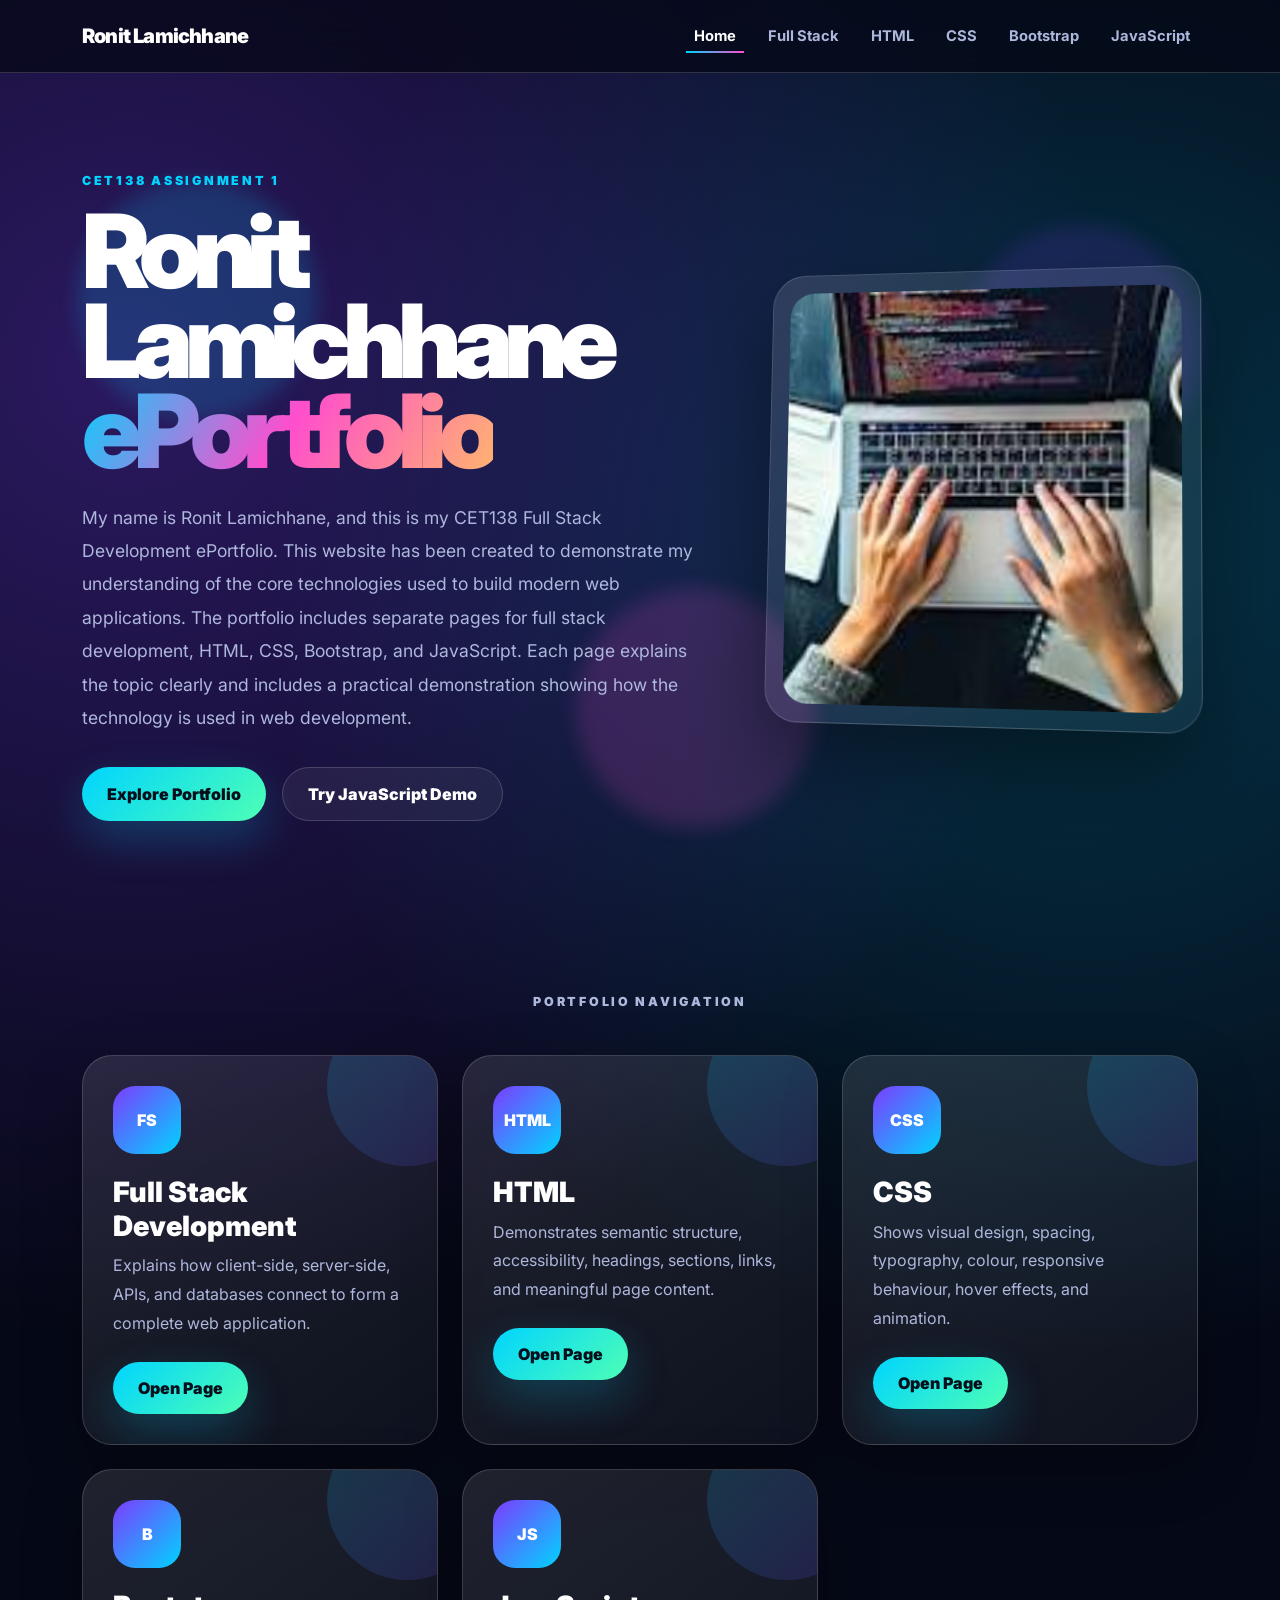
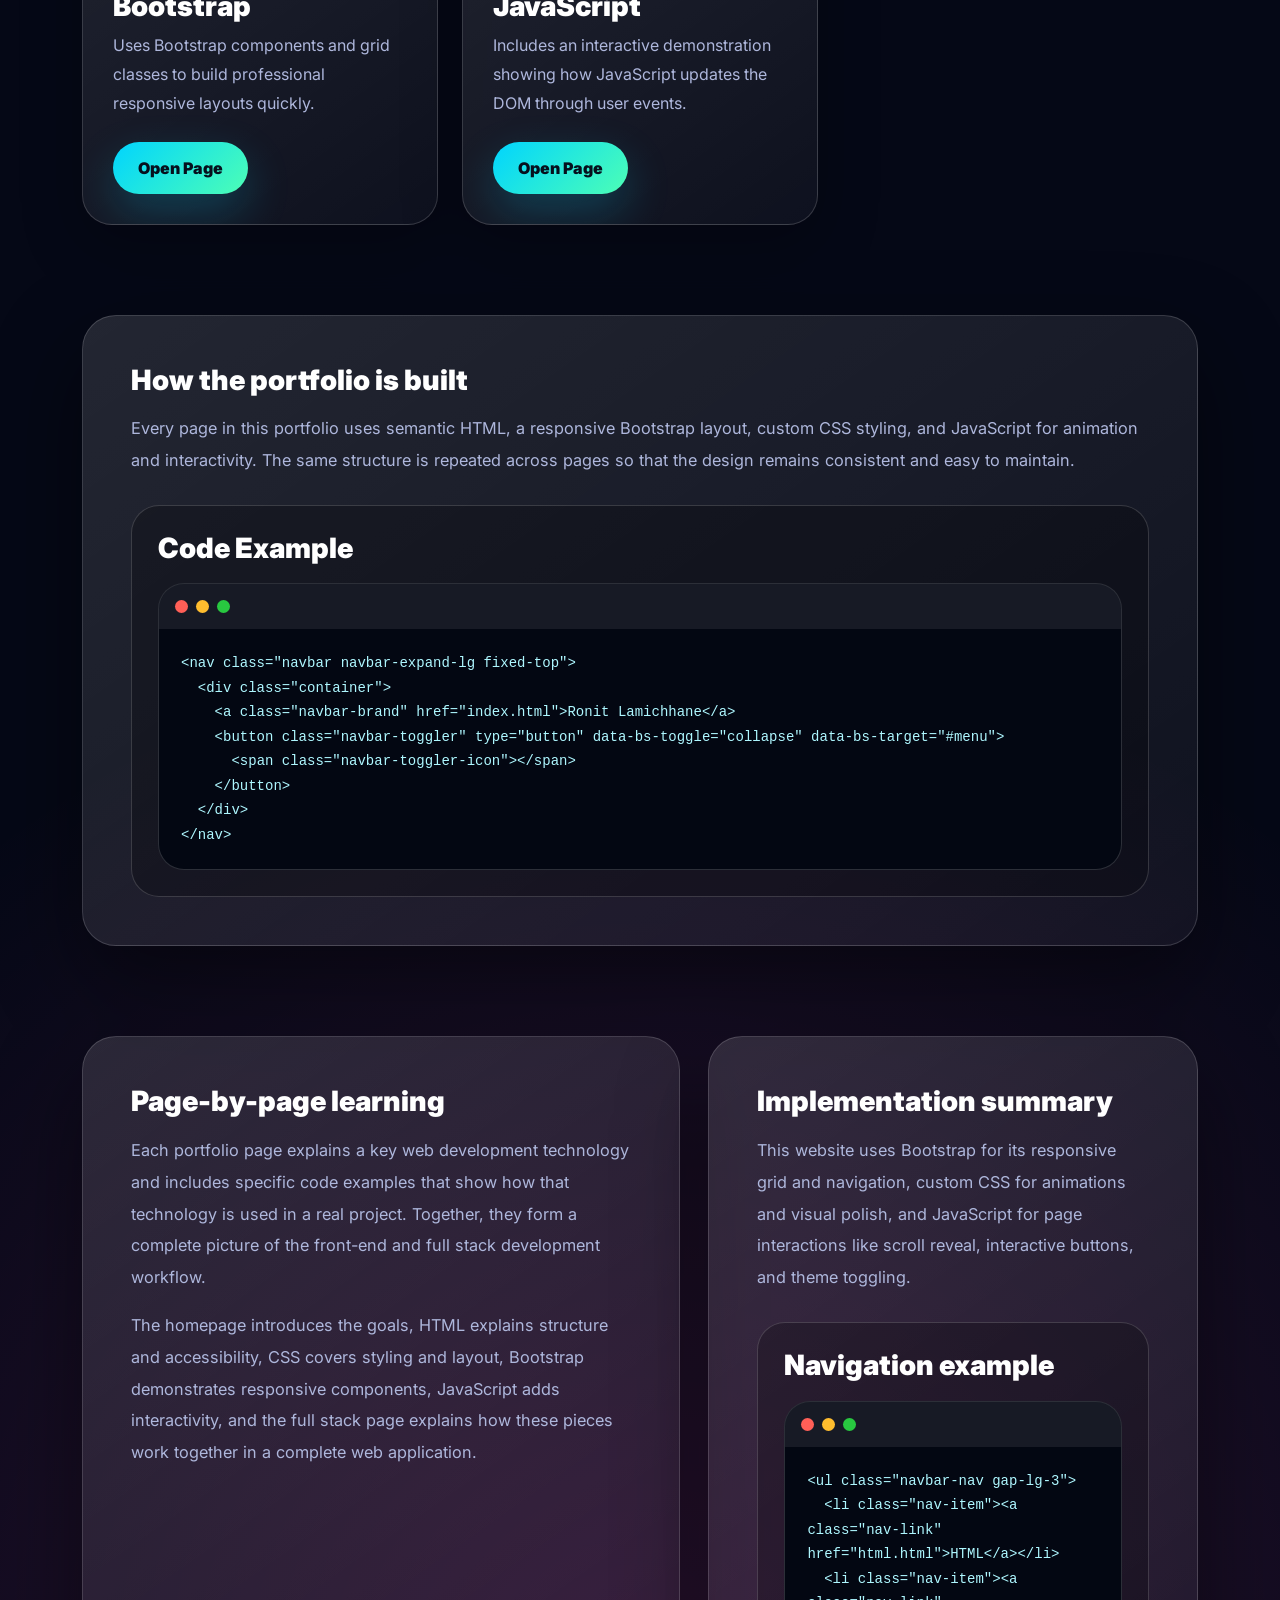
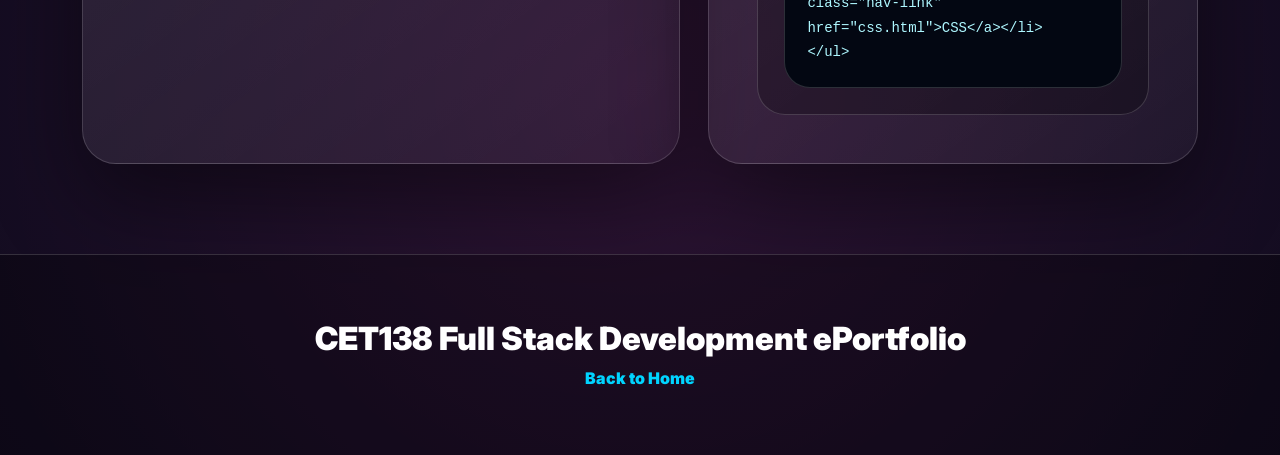
<file: full stack/index.html>
<!DOCTYPE html>
<html lang="en">
<head>
  <meta charset="UTF-8" />
  <meta name="viewport" content="width=device-width, initial-scale=1.0" />
  <title>CET138 Professional ePortfolio</title>
  <link href="https://cdn.jsdelivr.net/npm/bootstrap@5.3.3/dist/css/bootstrap.min.css" rel="stylesheet">
  <link rel="stylesheet" href="style.css" />
</head>
<body>
  <div class="bg-orbs">
    <div class="orb one"></div>
    <div class="orb two"></div>
    <div class="orb three"></div>
  </div>

  <nav class="navbar navbar-expand-lg fixed-top">
    <div class="container">
      <a class="navbar-brand" href="index.html">Ronit Lamichhane</a>
      <button class="navbar-toggler bg-light" type="button" data-bs-toggle="collapse" data-bs-target="#menu">
        <span class="navbar-toggler-icon"></span>
      </button>

      <div id="menu" class="collapse navbar-collapse justify-content-end">
        <ul class="navbar-nav gap-lg-3">
          <li class="nav-item"><a class="nav-link active" href="index.html">Home</a></li>
          <li class="nav-item"><a class="nav-link" href="fullstack.html">Full Stack</a></li>
          <li class="nav-item"><a class="nav-link" href="html.html">HTML</a></li>
          <li class="nav-item"><a class="nav-link" href="css.html">CSS</a></li>
          <li class="nav-item"><a class="nav-link" href="bootstrap.html">Bootstrap</a></li>
          <li class="nav-item"><a class="nav-link" href="javascript.html">JavaScript</a></li>
        </ul>
      </div>
    </div>
  </nav>

  <div class="page">
    <header class="hero">
      <div class="container">
        <div class="row align-items-center g-5">
          <div class="col-lg-7 reveal">
            <p class="kicker">CET138 Assignment 1</p>
            <h1 class="display-title">Ronit Lamichhane <span class="gradient-text">ePortfolio</span></h1>
            <p class="lead-text">
              My name is Ronit Lamichhane, and this is my CET138 Full Stack Development ePortfolio. This website has been
              created to demonstrate my understanding of the core technologies used to build modern web applications.
              The portfolio includes separate pages for full stack development, HTML, CSS, Bootstrap, and JavaScript.
              Each page explains the topic clearly and includes a practical demonstration showing how the technology is
              used in web development.
            </p>

            <div class="hero-actions">
              <a class="btn-glow" href="fullstack.html">Explore Portfolio</a>
              <a class="btn-ghost" href="javascript.html">Try JavaScript Demo</a>
            </div>
          </div>

          <div class="col-lg-5 reveal delay-1">
            <div class="glass-panel home-visual tilt">
              <img src="index/index.jpg" alt="Developer workspace with laptop showing code">
            </div>
          </div>
        </div>
      </div>
    </header>

    <section class="section">
      <div class="container">
        <div class="section-head reveal">
          <p class="kicker">Portfolio Navigation</p>
        </div>

        <div class="row g-4">
          <div class="col-md-6 col-lg-4 reveal">
            <div class="topic-card tilt">
              <div class="topic-icon">FS</div>
              <h3>Full Stack Development</h3>
              <p>Explains how client-side, server-side, APIs, and databases connect to form a complete web application.</p>
              <a class="btn-glow mt-2" href="fullstack.html">Open Page</a>
            </div>
          </div>

          <div class="col-md-6 col-lg-4 reveal delay-1">
            <div class="topic-card tilt">
              <div class="topic-icon">HTML</div>
              <h3>HTML</h3>
              <p>Demonstrates semantic structure, accessibility, headings, sections, links, and meaningful page content.</p>
              <a class="btn-glow mt-2" href="html.html">Open Page</a>
            </div>
          </div>

          <div class="col-md-6 col-lg-4 reveal delay-2">
            <div class="topic-card tilt">
              <div class="topic-icon">CSS</div>
              <h3>CSS</h3>
              <p>Shows visual design, spacing, typography, colour, responsive behaviour, hover effects, and animation.</p>
              <a class="btn-glow mt-2" href="css.html">Open Page</a>
            </div>
          </div>

          <div class="col-md-6 col-lg-4 reveal">
            <div class="topic-card tilt">
              <div class="topic-icon">B</div>
              <h3>Bootstrap</h3>
              <p>Uses Bootstrap components and grid classes to build professional responsive layouts quickly.</p>
              <a class="btn-glow mt-2" href="bootstrap.html">Open Page</a>
            </div>
          </div>

          <div class="col-md-6 col-lg-4 reveal delay-1">
            <div class="topic-card tilt">
              <div class="topic-icon">JS</div>
              <h3>JavaScript</h3>
              <p>Includes an interactive demonstration showing how JavaScript updates the DOM through user events.</p>
              <a class="btn-glow mt-2" href="javascript.html">Open Page</a>
            </div>
          </div>
        </div>
      </div>
    </section>

    <section class="section pt-0">
      <div class="container">
        <div class="content-card reveal">
          <h3>How the portfolio is built</h3>
          <p>
            Every page in this portfolio uses semantic HTML, a responsive Bootstrap layout, custom CSS styling, and
            JavaScript for animation and interactivity. The same structure is repeated across pages so that the design
            remains consistent and easy to maintain.
          </p>

          <div class="demo-panel">
            <h3>Code Example</h3>
            <div class="browser-mock">
              <div class="browser-top"><span></span><span></span><span></span></div>
              <pre class="code"><code>&lt;nav class="navbar navbar-expand-lg fixed-top"&gt;
  &lt;div class="container"&gt;
    &lt;a class="navbar-brand" href="index.html"&gt;Ronit Lamichhane&lt;/a&gt;
    &lt;button class="navbar-toggler" type="button" data-bs-toggle="collapse" data-bs-target="#menu"&gt;
      &lt;span class="navbar-toggler-icon"&gt;&lt;/span&gt;
    &lt;/button&gt;
  &lt;/div&gt;
&lt;/nav&gt;</code></pre>
            </div>
          </div>
        </div>
      </div>
    </section>

    <section class="section pt-0">
      <div class="container">
        <div class="content-grid">
          <div class="content-card reveal">
            <h3>Page-by-page learning</h3>
            <p>
              Each portfolio page explains a key web development technology and includes specific code examples that
              show how that technology is used in a real project. Together, they form a complete picture of the front-end
              and full stack development workflow.
            </p>
            <p>
              The homepage introduces the goals, HTML explains structure and accessibility, CSS covers styling and layout,
              Bootstrap demonstrates responsive components, JavaScript adds interactivity, and the full stack page explains
              how these pieces work together in a complete web application.
            </p>
          </div>

          <div class="content-card reveal delay-1">
            <h3>Implementation summary</h3>
            <p>
              This website uses Bootstrap for its responsive grid and navigation, custom CSS for animations and visual
              polish, and JavaScript for page interactions like scroll reveal, interactive buttons, and theme toggling.
            </p>
            <div class="demo-panel">
              <h3>Navigation example</h3>
              <div class="browser-mock">
                <div class="browser-top"><span></span><span></span><span></span></div>
                <pre class="code"><code>&lt;ul class="navbar-nav gap-lg-3"&gt;
  &lt;li class="nav-item"&gt;&lt;a class="nav-link" href="html.html"&gt;HTML&lt;/a&gt;&lt;/li&gt;
  &lt;li class="nav-item"&gt;&lt;a class="nav-link" href="css.html"&gt;CSS&lt;/a&gt;&lt;/li&gt;
&lt;/ul&gt;</code></pre>
              </div>
            </div>
          </div>
        </div>
      </div>
    </section>
  </div>

  <footer class="footer">
    <div class="container">
      <h2>CET138 Full Stack Development ePortfolio</h2>
      <a href="index.html">Back to Home</a>
    </div>
  </footer>

  <script src="https://cdn.jsdelivr.net/npm/bootstrap@5.3.3/dist/js/bootstrap.bundle.min.js"></script>
  <script src="script.js"></script>
</body>
</html>
</file>
<file: full stack/style.css>
@import url("https://fonts.googleapis.com/css2?family=Inter:wght@300;400;500;600;700;800;900&family=Playfair+Display:wght@700;800&display=swap");

:root {
  --dark: #050816;
  --navy: #0b1026;
  --card: rgba(255, 255, 255, 0.08);
  --card-strong: rgba(255, 255, 255, 0.13);
  --white: #ffffff;
  --text: #e9ecff;
  --muted: #aeb7dc;
  --blue: #00d4ff;
  --purple: #7c3cff;
  --pink: #ff4ecd;
  --orange: #ffb86b;
  --green: #4dffb5;
  --border: rgba(255,255,255,0.16);
  --shadow: 0 35px 90px rgba(0, 0, 0, 0.45);
}

* {
  margin: 0;
  padding: 0;
  box-sizing: border-box;
}

html {
  scroll-behavior: smooth;
}

body {
  min-height: 100vh;
  font-family: "Inter", sans-serif;
  background:
    radial-gradient(circle at 10% 10%, rgba(124, 60, 255, 0.32), transparent 28%),
    radial-gradient(circle at 85% 15%, rgba(0, 212, 255, 0.22), transparent 25%),
    radial-gradient(circle at 50% 90%, rgba(255, 78, 205, 0.16), transparent 32%),
    var(--dark);
  color: var(--text);
  overflow-x: hidden;
}

img {
  max-width: 100%;
  display: block;
}

a {
  text-decoration: none;
}

.bg-orbs {
  position: fixed;
  inset: 0;
  pointer-events: none;
  overflow: hidden;
  z-index: -1;
}

.orb {
  position: absolute;
  width: 240px;
  height: 240px;
  border-radius: 50%;
  filter: blur(10px);
  opacity: .16;
  animation: orbit 18s linear infinite;
}

.orb.one {
  background: var(--blue);
  left: 6%;
  top: 20%;
}

.orb.two {
  background: var(--purple);
  right: 6%;
  top: 25%;
  animation-delay: 4s;
}

.orb.three {
  background: var(--pink);
  left: 45%;
  bottom: 8%;
  animation-delay: 8s;
}

@keyframes orbit {
  0% {
    transform: translate(0,0) scale(1);
  }

  25% {
    transform: translate(70px,-50px) scale(1.15);
  }

  50% {
    transform: translate(20px,70px) scale(.9);
  }

  75% {
    transform: translate(-60px,30px) scale(1.05);
  }

  100% {
    transform: translate(0,0) scale(1);
  }
}

.navbar {
  background: rgba(5, 8, 22, .72);
  backdrop-filter: blur(22px);
  border-bottom: 1px solid var(--border);
  padding: 16px 0;
}

.navbar-brand {
  font-weight: 900;
  letter-spacing: -0.04em;
  color: var(--white) !important;
}

.brand-dot {
  color: var(--blue);
}

.nav-link {
  color: var(--muted) !important;
  font-weight: 700;
  font-size: .92rem;
  position: relative;
}

.nav-link:hover,
.nav-link.active {
  color: var(--white) !important;
}

.nav-link::after {
  content: "";
  position: absolute;
  height: 2px;
  width: 0%;
  left: 0;
  bottom: 2px;
  background: linear-gradient(90deg, var(--blue), var(--pink));
  transition: .35s ease;
}

.nav-link:hover::after,
.nav-link.active::after {
  width: 100%;
}

.page {
  padding-top: 92px;
}

.hero {
  min-height: calc(100vh - 92px);
  display: grid;
  align-items: center;
  padding: 70px 0;
}

.kicker {
  color: var(--blue);
  font-weight: 900;
  text-transform: uppercase;
  letter-spacing: .22em;
  font-size: .78rem;
  margin-bottom: 16px;
}

.display-title {
  font-size: clamp(3.2rem, 8vw, 7.2rem);
  line-height: .88;
  letter-spacing: -.08em;
  font-weight: 900;
  color: var(--white);
}

.art-title {
  font-family: "Playfair Display", serif;
  font-size: clamp(3rem, 7vw, 6.7rem);
  line-height: .93;
  color: var(--white);
}

.gradient-text {
  background: linear-gradient(120deg, var(--blue), var(--pink), var(--orange));
  -webkit-background-clip: text;
  -webkit-text-fill-color: transparent;
}

.lead-text {
  color: var(--muted);
  font-size: 1.1rem;
  line-height: 1.9;
  max-width: 740px;
  margin-top: 24px;
}

.hero-actions {
  display: flex;
  gap: 16px;
  flex-wrap: wrap;
  margin-top: 32px;
}

.btn-glow,
.btn-ghost {
  display: inline-flex;
  align-items: center;
  gap: 10px;
  border-radius: 999px;
  padding: 14px 25px;
  font-weight: 900;
  transition: .35s ease;
}

.btn-glow {
  color: #06101d;
  background: linear-gradient(135deg, var(--blue), var(--green));
  box-shadow: 0 18px 45px rgba(0, 212, 255, .22);
}

.btn-glow:hover {
  transform: translateY(-5px);
  color: #06101d;
  box-shadow: 0 26px 60px rgba(0, 212, 255, .34);
}

.btn-ghost {
  color: var(--white);
  border: 1px solid var(--border);
  background: rgba(255,255,255,.06);
}

.btn-ghost:hover {
  color: var(--white);
  transform: translateY(-5px);
  border-color: var(--blue);
}

.glass-panel {
  background: linear-gradient(145deg, rgba(255,255,255,.12), rgba(255,255,255,.045));
  border: 1px solid var(--border);
  box-shadow: var(--shadow);
  border-radius: 34px;
  overflow: hidden;
}

.home-visual {
  padding: 18px;
  transform: perspective(1100px) rotateY(-8deg) rotateX(4deg);
  animation: floatCard 5s ease-in-out infinite;
}

@keyframes floatCard {
  0%,100% {
    transform: perspective(1100px) rotateY(-8deg) rotateX(4deg) translateY(0);
  }

  50% {
    transform: perspective(1100px) rotateY(-3deg) rotateX(2deg) translateY(-18px);
  }
}

.home-visual img {
  height: 420px;
  width: 100%;
  object-fit: cover;
  border-radius: 25px;
}

.stats-strip {
  display: grid;
  grid-template-columns: repeat(3, 1fr);
  gap: 0;
  border-top: 1px solid var(--border);
}

.stat {
  padding: 22px;
  border-right: 1px solid var(--border);
}

.stat:last-child {
  border-right: none;
}

.stat strong {
  display: block;
  font-size: 1.8rem;
  color: var(--white);
}

.stat span {
  color: var(--muted);
  font-size: .9rem;
}

.section {
  padding: 90px 0;
}

.section-head {
  text-align: center;
  max-width: 850px;
  margin: 0 auto 42px;
}

.section-head h1,
.section-head h2 {
  color: var(--white);
  font-weight: 900;
  letter-spacing: -.06em;
  font-size: clamp(2.4rem, 5vw, 4.6rem);
}

.section-head p {
  color: var(--muted);
  line-height: 1.85;
}

.topic-card {
  height: 100%;
  padding: 30px;
  border-radius: 30px;
  background: linear-gradient(145deg, rgba(255,255,255,.11), rgba(255,255,255,.04));
  border: 1px solid var(--border);
  box-shadow: 0 20px 60px rgba(0,0,0,.25);
  transition: .35s ease;
  position: relative;
  overflow: hidden;
}

.topic-card::before {
  content: "";
  position: absolute;
  width: 160px;
  height: 160px;
  right: -50px;
  top: -50px;
  border-radius: 50%;
  background: linear-gradient(135deg, var(--blue), var(--purple));
  opacity: .16;
  transition: .35s ease;
}

.topic-card:hover {
  transform: translateY(-12px);
  border-color: rgba(0, 212, 255, .48);
}

.topic-card:hover::before {
  transform: scale(1.5);
  opacity: .25;
}

.topic-icon {
  width: 68px;
  height: 68px;
  border-radius: 22px;
  display: grid;
  place-items: center;
  font-weight: 900;
  color: var(--white);
  background: linear-gradient(135deg, var(--purple), var(--blue));
  margin-bottom: 22px;
  position: relative;
  z-index: 1;
}

.topic-card h3,
.topic-card p,
.topic-card a {
  position: relative;
  z-index: 1;
}

.topic-card h3 {
  color: var(--white);
  font-weight: 900;
}

.topic-card p {
  color: var(--muted);
  line-height: 1.8;
}

.photo-banner {
  min-height: 390px;
  border-radius: 38px;
  overflow: hidden;
  position: relative;
  box-shadow: var(--shadow);
  border: 1px solid var(--border);
}

.photo-banner img {
  width: 100%;
  height: 100%;
  min-height: 390px;
  object-fit: cover;
  filter: saturate(1.15) contrast(1.05);
  transition: 1s ease;
}

.photo-banner:hover img {
  transform: scale(1.08);
}

.photo-banner::after {
  content: "";
  position: absolute;
  inset: 0;
  background: linear-gradient(90deg, rgba(5,8,22,.86), rgba(5,8,22,.22), rgba(5,8,22,.66));
}

.photo-caption {
  position: absolute;
  z-index: 2;
  left: 34px;
  bottom: 30px;
  max-width: 560px;
}

.photo-caption h2 {
  color: var(--white);
  font-weight: 900;
  letter-spacing: -.05em;
  font-size: clamp(2rem, 4vw, 4rem);
}

.photo-caption p {
  color: var(--text);
  line-height: 1.8;
}

.content-grid {
  display: grid;
  grid-template-columns: 1.1fr .9fr;
  gap: 28px;
  align-items: stretch;
}

.content-card {
  padding: clamp(26px, 4vw, 48px);
  border-radius: 34px;
  background: linear-gradient(145deg, rgba(255,255,255,.12), rgba(255,255,255,.045));
  border: 1px solid var(--border);
  box-shadow: var(--shadow);
}

.content-card p {
  color: var(--muted);
  line-height: 1.95;
  font-size: 1.02rem;
}

.content-card h3 {
  color: var(--white);
  font-weight: 900;
  margin-bottom: 16px;
}

.side-art {
  border-radius: 34px;
  min-height: 100%;
  background-size: cover;
  background-position: center;
  position: relative;
  overflow: hidden;
  border: 1px solid var(--border);
  box-shadow: var(--shadow);
}

.side-art::after {
  content: "";
  position: absolute;
  inset: 0;
  background: linear-gradient(160deg, rgba(5,8,22,.12), rgba(5,8,22,.82));
}

.side-art-inner {
  position: absolute;
  z-index: 2;
  bottom: 25px;
  left: 25px;
  right: 25px;
  padding: 22px;
  border-radius: 24px;
  background: rgba(5,8,22,.58);
  backdrop-filter: blur(12px);
  border: 1px solid var(--border);
}

.side-art-inner h3 {
  color: var(--white);
  font-weight: 900;
}

.side-art-inner p {
  color: var(--text);
  line-height: 1.7;
  margin-bottom: 0;
}

.demo-panel {
  margin-top: 28px;
  padding: 26px;
  border-radius: 28px;
  background: rgba(0,0,0,.24);
  border: 1px solid var(--border);
}

.demo-panel h3 {
  margin-bottom: 18px;
}

.stack-flow {
  display: grid;
  grid-template-columns: repeat(3, 1fr);
  gap: 18px;
}

.flow-box {
  padding: 25px;
  border-radius: 24px;
  text-align: center;
  font-weight: 900;
  color: var(--white);
  background: linear-gradient(135deg, rgba(124,60,255,.55), rgba(0,212,255,.22));
  border: 1px solid var(--border);
  transition: .35s ease;
}

.flow-box:hover {
  transform: translateY(-10px) rotate(-1deg);
}

.flow-box small {
  display: block;
  margin-top: 7px;
  color: var(--text);
  font-weight: 500;
  line-height: 1.5;
}

.browser-mock {
  background: #030712;
  border-radius: 26px;
  overflow: hidden;
  border: 1px solid var(--border);
}

.browser-top {
  display: flex;
  gap: 8px;
  padding: 16px;
  background: rgba(255,255,255,.08);
}

.browser-top span {
  width: 13px;
  height: 13px;
  border-radius: 50%;
}

.browser-top span:nth-child(1) {
  background: #ff5f57;
}

.browser-top span:nth-child(2) {
  background: #ffbd2e;
}

.browser-top span:nth-child(3) {
  background: #28c840;
}

.code {
  padding: 22px;
  color: #aef7ff;
  line-height: 1.75;
  white-space: pre-wrap;
  margin: 0;
}

.css-showcase-card {
  background: white;
  color: #111827;
  padding: 28px;
  border-radius: 26px;
  box-shadow: 0 25px 60px rgba(0,0,0,.35);
  transition: .35s ease;
  max-width: 440px;
}

.css-showcase-card:hover {
  transform: translateY(-12px) scale(1.02);
}

.css-showcase-card h4 {
  font-weight: 900;
  color: #111827;
}

.css-showcase-card p {
  color: #4b5563;
  line-height: 1.75;
}

.bootstrap-grid-demo .demo-cell {
  min-height: 120px;
  display: grid;
  place-items: center;
  border-radius: 22px;
  color: white;
  font-weight: 900;
  background: linear-gradient(135deg, rgba(124,60,255,.62), rgba(0,212,255,.25));
  border: 1px solid var(--border);
  transition: .35s ease;
}

.bootstrap-grid-demo .demo-cell:hover {
  transform: translateY(-9px);
}

.js-stage {
  min-height: 260px;
  border-radius: 30px;
  background:
    radial-gradient(circle at top left, rgba(0,212,255,.18), transparent 32%),
    rgba(0,0,0,.25);
  border: 1px solid var(--border);
  padding: 28px;
  position: relative;
  overflow: hidden;
}

.js-ball {
  width: 82px;
  height: 82px;
  border-radius: 50%;
  background: linear-gradient(135deg, var(--blue), var(--pink));
  box-shadow: 0 0 45px rgba(0,212,255,.36);
  position: absolute;
  right: 35px;
  bottom: 35px;
  animation: bounce 2.3s ease-in-out infinite;
}

@keyframes bounce {
  0%,100% {
    transform: translateY(0);
  }

  50% {
    transform: translateY(-54px);
  }
}

#jsMessage {
  color: var(--text);
  line-height: 1.8;
  max-width: 680px;
}

.footer {
  padding: 65px 0;
  border-top: 1px solid var(--border);
  background: rgba(0,0,0,.28);
  text-align: center;
}

.footer h2 {
  color: var(--white);
  font-weight: 900;
}

.footer p {
  color: var(--muted);
}

.footer a {
  color: var(--blue);
  font-weight: 900;
}

.reveal {
  opacity: 0;
  transform: translateY(45px);
  transition: 1s ease;
}

.reveal.visible {
  opacity: 1;
  transform: translateY(0);
}

.delay-1 {
  transition-delay: .12s;
}

.delay-2 {
  transition-delay: .24s;
}

.delay-3 {
  transition-delay: .36s;
}

.tilt {
  transition: transform .2s ease;
}

@media (max-width: 991px) {
  .content-grid {
    grid-template-columns: 1fr;
  }

  .side-art {
    min-height: 420px;
  }

  .stack-flow {
    grid-template-columns: 1fr;
  }

  .home-visual {
    transform: none;
    margin-top: 40px;
  }

  .home-visual img {
    height: 340px;
  }
}

@media (max-width: 575px) {
  .hero-actions {
    flex-direction: column;
  }

  .btn-glow,
  .btn-ghost {
    width: 100%;
    justify-content: center;
  }

  .stats-strip {
    grid-template-columns: 1fr;
  }

  .stat {
    border-right: none;
    border-bottom: 1px solid var(--border);
  }

  .stat:last-child {
    border-bottom: none;
  }

  .photo-caption {
    left: 20px;
    right: 20px;
  }

  .content-card {
    border-radius: 26px;
  }
}
</file>
